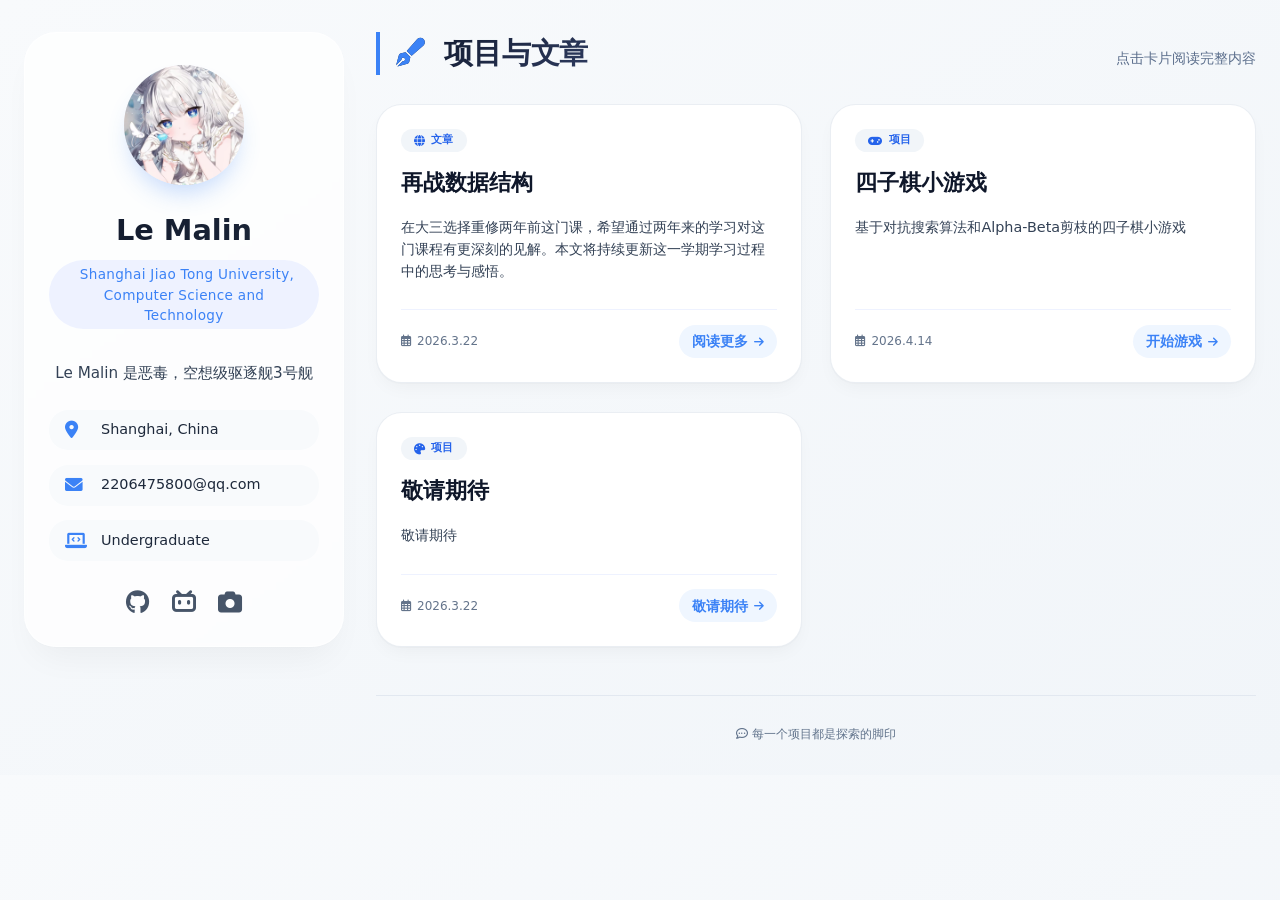
<file: index.html>
<!DOCTYPE html>
<html lang="zh-CN">
<head>
    <meta charset="UTF-8">
    <meta name="viewport" content="width=device-width, initial-scale=1.0, viewport-fit=cover">
    <title>Le Malin</title>
    <link rel="icon" href="images/favicon.svg" type="image/svg">
    <link rel="stylesheet" href="https://cdnjs.cloudflare.com/ajax/libs/font-awesome/6.0.0-beta3/css/all.min.css">
    <link rel="stylesheet" href="common.css">
</head>
<body>
<div class="container">
    <!-- 左侧栏：个人简介 -->
    <aside class="sidebar">
        <div class="avatar">
            <div class="avatar-circle"><img src="images/avatar.jpg" alt="头像"></div>
        </div>
        <div class="name">Le Malin</div>
        <div style="text-align: center;">
            <span class="title"><i style="margin-right: 6px;"></i>Shanghai Jiao Tong University, <br>Computer Science and Technology</span>
        </div>
        <div class="bio">
            Le Malin 是恶毒，空想级驱逐舰3号舰
        </div>
        <div class="info-item">
            <i class="fas fa-map-marker-alt"></i> <span>Shanghai, China</span>
        </div>
        <div class="info-item">
            <i class="fas fa-envelope"></i> <span>2206475800@qq.com</span>
        </div>
        <div class="info-item">
            <i class="fas fa-laptop-code"></i> <span>Undergraduate</span>
        </div>
        <div class="social-links">
            <a href="https://github.com/Le-Malin233" target="_blank" rel="noopener noreferrer" aria-label="GitHub"><i class="fab fa-github"></i></a>
            <a href="https://space.bilibili.com/204257229" target="_blank" rel="noopener noreferrer" aria-label="Bilibili"><i class="fab fa-bilibili"></i></a>
            <a href="https://www.jetphotos.com/photographer/520278" target="_blank" rel="noopener noreferrer" aria-label="Jetphotos"><i class="fa-solid fa-camera"></i></a>
        </div>
    </aside>

    <!-- 右侧主要区域：项目与文章卡片 -->
    <main class="main-content">
        <div class="section-header">
            <h2><i class="fas fa-pen-fancy" style="margin-right: 10px; color:#3b82f6;"></i> 项目与文章</h2>
            <p>点击卡片阅读完整内容</p>
        </div>
        <div class="cards-grid">
            <!-- 每篇文章对应一个卡片，链接到独立的 HTML 文件 -->
            <a href="pages/ds/data-structure.html" class="card-link">
                <div class="card">
                    <div class="card-tag"><i class="fas fa-globe"></i> 文章</div>
                    <div class="card-title">再战数据结构</div>
                    <div class="card-preview">在大三选择重修两年前这门课，希望通过两年来的学习对这门课程有更深刻的见解。本文将持续更新这一学期学习过程中的思考与感悟。</div>
                    <div class="card-meta">
                        <div class="date-badge"><i class="far fa-calendar-alt"></i> 2026.3.22</div>
                        <span class="read-more-link">阅读更多 <i class="fas fa-arrow-right"></i></span>
                    </div>
                </div>
            </a>
            <a href="pages/connect4/connect4.html" class="card-link">
                <div class="card">
                    <div class="card-tag"><i class="fa-solid fa-gamepad"></i> 项目</div>
                    <div class="card-title">四子棋小游戏</div>
                    <div class="card-preview">基于对抗搜索算法和Alpha-Beta剪枝的四子棋小游戏</div>
                    <div class="card-meta">
                        <div class="date-badge"><i class="far fa-calendar-alt"></i> 2026.4.14</div>
                        <span class="read-more-link">开始游戏 <i class="fas fa-arrow-right"></i></span>
                    </div>
                </div>
            </a>
            <a class="card-link">
                <div class="card">
                    <div class="card-tag"><i class="fas fa-palette"></i> 项目</div>
                    <div class="card-title">敬请期待</div>
                    <div class="card-preview">敬请期待</div>
                    <div class="card-meta">
                        <div class="date-badge"><i class="far fa-calendar-alt"></i> 2026.3.22</div>
                        <span class="read-more-link">敬请期待 <i class="fas fa-arrow-right"></i></span>
                    </div>
                </div>
            </a>
            <!-- 更多卡片可以在此添加 -->
        </div>
        <div class="footer-note">
            <i class="far fa-comment-dots"></i> 每一个项目都是探索的脚印
        </div>
    </main>
</div>
</body>
</html>
</file>
<file: common.css>
/* common.css - 个人主页公共样式 */
* {
    margin: 0;
    padding: 0;
    box-sizing: border-box;
}

body {
    background: linear-gradient(145deg, #f8fafc 0%, #f1f5f9 100%);
    font-family: 'Inter', system-ui, -apple-system, 'Segoe UI', Roboto, Helvetica, Arial, sans-serif;
    color: #0f172a;
    line-height: 1.5;
    scroll-behavior: smooth;
}

/* 自定义滚动条 */
::-webkit-scrollbar {
    width: 8px;
    height: 8px;
}
::-webkit-scrollbar-track {
    background: #e2e8f0;
    border-radius: 10px;
}
::-webkit-scrollbar-thumb {
    background: #94a3b8;
    border-radius: 10px;
}
::-webkit-scrollbar-thumb:hover {
    background: #5b6e8c;
}

/* 主容器网格布局 */
.container {
    max-width: 1400px;
    margin: 0 auto;
    padding: 2rem 1.5rem;
    display: grid;
    grid-template-columns: 320px 1fr;
    gap: 2rem;
    align-items: start;
}

/* ========= 左侧栏样式 ========= */
.sidebar {
    background: rgba(255, 255, 255, 0.75);
    backdrop-filter: blur(2px);
    border-radius: 2rem;
    padding: 2rem 1.5rem;
    box-shadow: 0 20px 35px -12px rgba(0, 0, 0, 0.05), 0 1px 2px rgba(0, 0, 0, 0.02);
    transition: transform 0.25s ease, box-shadow 0.3s ease;
    border: 1px solid rgba(255, 255, 255, 0.6);
    position: sticky;
    top: 2rem;
}
@media (max-width: 850px) {
    .sidebar {
        position: static;      /* 恢复普通文档流 */
        top: auto;             /* 清除 top 值 */
        align-self: auto;      /* 清除网格对齐 */
        margin-bottom: 1rem;   /* 可选：增加与内容的间距 */
    }
}

/* 文章详情页在移动端隐藏侧边栏，主内容区域占满整行 */
@media (max-width: 850px) {
    body.article-page .sidebar {
        display: none;
    }
    body.article-page .container {
        grid-template-columns: 1fr;   /* 强制单列布局，避免空白列 */
    }
    /* 可选：确保主内容区域占满 */
    body.article-page .main-content {
        grid-column: span 1;
        width: 100%;
    }
}

.sidebar:hover {
    box-shadow: 0 25px 40px -16px rgba(0, 0, 0, 0.1);
    transform: translateY(-3px);
}

.avatar {
    display: flex;
    justify-content: center;
    margin-bottom: 1.5rem;
}
.avatar-circle {
    width: 120px;
    height: 120px;
    border-radius: 50%;
    overflow: hidden;          /* 确保图片超出部分隐藏，保持圆形 */
    background: #f0f0f0;       /* 可选：图片加载时的背景色 */
    display: flex;
    align-items: center;
    justify-content: center;
    box-shadow: 0 15px 25px -8px rgba(59,130,246,0.3);
    transition: transform 0.3s cubic-bezier(0.2,0.9,0.4,1.1);
}

.avatar-circle img {
    width: 100%;
    height: 100%;
    object-fit: cover;         /* 确保图片覆盖整个圆形区域，可能裁剪边缘 */
    display: block;
}

.avatar-circle:hover {
    transform: scale(1.02);
}

.name {
    font-size: 1.8rem;
    font-weight: 700;
    text-align: center;
    background: linear-gradient(120deg, #0f172a, #1e293b);
    background-clip: text;
    -webkit-background-clip: text;
    color: transparent;
    margin-bottom: 0.5rem;
}
.title {
    text-align: center;
    font-weight: 500;
    color: #3b82f6;
    background: #eef2ff;
    display: inline-block;
    width: auto;
    margin: 0 auto 1rem auto;
    padding: 0.25rem 1rem;
    border-radius: 40px;
    font-size: 0.85rem;
    letter-spacing: 0.3px;
}
.bio {
    text-align: center;
    color: #334155;
    margin: 1rem 0 1.5rem 0;
    font-size: 0.95rem;
    line-height: 1.6;
    padding: 0 0.25rem;
}
.info-item {
    display: flex;
    align-items: center;
    gap: 0.75rem;
    margin-bottom: 0.9rem;
    color: #1e293b;
    font-size: 0.9rem;
    background: #f8fafc;
    padding: 0.6rem 1rem;
    border-radius: 1.2rem;
    transition: background 0.2s;
}
.info-item i {
    width: 24px;
    color: #3b82f6;
    font-size: 1.1rem;
}
.info-item:hover {
    background: #ffffff;
    box-shadow: 0 2px 6px rgba(0, 0, 0, 0.02);
}
.social-links {
    display: flex;
    justify-content: center;
    gap: 1.4rem;
    margin-top: 1.8rem;
    flex-wrap: wrap;
}
.social-links a {
    color: #475569;
    font-size: 1.5rem;
    transition: all 0.2s ease;
    display: inline-flex;
    text-decoration: none; 
}
.social-links a:hover {
    color: #3b82f6;
    transform: translateY(-3px) scale(1.05);
}

/* ========= 右侧卡片区域 ========= */
.main-content {
    animation: fadeSlideUp 0.8s ease-out;
    transition: height 0.6s ease-out;  /* 新增高度过渡 */
    min-width: 0;
}
.section-header {
    display: flex;
    justify-content: space-between;
    align-items: baseline;
    flex-wrap: wrap;
    margin-bottom: 1.8rem;
    border-left: 4px solid #3b82f6;
    padding-left: 1rem;
}
.section-header h2 {
    font-size: 1.8rem;
    font-weight: 700;
    letter-spacing: -0.3px;
    background: linear-gradient(135deg, #0f172a, #2d3a5e);
    background-clip: text;
    -webkit-background-clip: text;
    color: transparent;
}
.section-header p {
    color: #5b6e8c;
    font-size: 0.9rem;
}

.cards-grid {
    display: grid;
    grid-template-columns: repeat(2, 1fr);
    gap: 1.8rem;
}

@media (max-width: 768px) {
    .cards-grid {
        grid-template-columns: 1fr;
    }
}
.card-link {
    text-decoration: none;
    display: block;
    height: 100%;
}
.card {
    background: #ffffff;
    border-radius: 1.6rem;
    padding: 1.5rem;
    transition: all 0.35s cubic-bezier(0.2, 0.9, 0.4, 1.1);
    box-shadow: 0 8px 20px -6px rgba(0, 0, 0, 0.05), 0 1px 1px rgba(0, 0, 0, 0.02);
    border: 1px solid rgba(203, 213, 225, 0.4);
    display: flex;
    flex-direction: column;
    height: 100%;
    cursor: pointer;
}
.card:hover {
    transform: translateY(-6px);
    box-shadow: 0 24px 36px -12px rgba(0, 0, 0, 0.15);
    border-color: #3b82f6;
}

.card-tag {
    display: inline-flex;
    align-items: center;
    gap: 6px;
    background: #f1f5f9;
    padding: 0.2rem 0.8rem;
    border-radius: 40px;
    font-size: 0.7rem;
    font-weight: 600;
    width: fit-content;
    margin-bottom: 1rem;
    color: #2563eb;
    letter-spacing: 0.3px;
}
.card-tag i {
    font-size: 0.7rem;
}
.card-title {
    font-size: 1.4rem;
    font-weight: 700;
    margin-bottom: 0.75rem;
    line-height: 1.3;
    color: #0f172a;
}
.card-preview {
    color: #334155;
    font-size: 0.9rem;
    line-height: 1.5;
    margin: 0.5rem 0 1.2rem 0;
    flex: 1;
    display: -webkit-box;
    line-clamp: 3;
    -webkit-line-clamp: 3;
    -webkit-box-orient: vertical;
    overflow: hidden;
}
.card-meta {
    display: flex;
    justify-content: space-between;
    align-items: center;
    margin-top: 0.5rem;
    font-size: 0.75rem;
    color: #64748b;
    border-top: 1px solid #eef2ff;
    padding-top: 0.9rem;
}
.read-more-link {
    font-weight: 600;
    color: #3b82f6;
    font-size: 0.85rem;
    display: inline-flex;
    align-items: center;
    gap: 6px;
    padding: 0.4rem 0.8rem;
    border-radius: 2rem;
    transition: all 0.2s;
    background: #eff6ff;
    text-decoration: none;
}
.read-more-link i {
    font-size: 0.7rem;
    transition: transform 0.2s;
}
.read-more-link:hover {
    background: #3b82f6;
    color: white;
    gap: 8px;
}
.read-more-link:hover i {
    transform: translateX(3px);
    color: white;
}
.date-badge {
    display: flex;
    align-items: center;
    gap: 5px;
}

/* 文章详情页样式 */
.article-content {
    background: #ffffff;
    border-radius: 1.6rem;
    padding: 2rem;
    box-shadow: 0 8px 20px -6px rgba(0, 0, 0, 0.05);
    border: 1px solid rgba(203, 213, 225, 0.4);
}
.back-home {
    display: inline-flex;
    align-items: center;
    gap: 8px;
    background: #f1f5f9;
    color: #3b82f6;
    text-decoration: none;
    padding: 0.5rem 1.2rem;
    border-radius: 2rem;
    font-size: 0.9rem;
    margin-bottom: 2rem;
    transition: all 0.2s;
}
.back-home:hover {
    background: #3b82f6;
    color: white;
    transform: translateX(-3px);
}
.article-title {
    font-size: 2rem;
    font-weight: 800;
    margin-bottom: 1rem;
    background: linear-gradient(135deg, #0f172a, #2d3a5e);
    background-clip: text;
    -webkit-background-clip: text;
    color: transparent;
}
.article-meta {
    display: flex;
    flex-wrap: wrap;
    gap: 1.5rem;
    margin-bottom: 2rem;
    padding-bottom: 1rem;
    border-bottom: 2px solid #eef2ff;
    color: #5b6e8c;
    font-size: 0.9rem;
}
.article-body {
    font-size: 1.05rem;
    line-height: 1.7;
    color: #1e293b;
}
.article-body p {
    margin-bottom: 1.25rem;
}
.article-body h3 {
    margin: 1.5rem 0 0.75rem;
    font-size: 1.4rem;
    font-weight: 700;
}
.article-body h4 {
    margin: 1.2rem 0 0.5rem;
    font-size: 1.2rem;
    font-weight: 600;
}
.article-body ul, .article-body ol {
    margin: 0.75rem 0 1rem 1.5rem;
}
.article-body li {
    margin-bottom: 0.4rem;
}
.article-body blockquote {
    border-left: 4px solid #3b82f6;
    padding-left: 1.2rem;
    margin: 1rem 0;
    color: #475569;
    font-style: italic;
}
/* 行内代码 */
.article-body code {
    background: #f0f2f5;
    color: #d73a49;
    padding: 0.2rem 0.4rem;
    border-radius: 4px;
    font-family: 'JetBrains Mono', 'Fira Code', 'Consolas', monospace;
    font-size: 0.85em;
    font-weight: 500;
    border: 1px solid #e2e8f0;
}

/* 代码块 */
.article-body pre {
    background: #0d1117;
    color: #e6edf3;
    padding: 1rem;
    border-radius: 0.8rem;
    overflow-x: auto;
    margin: 1.2rem 0;
    font-family: 'JetBrains Mono', 'Fira Code', 'Consolas', monospace;
    font-size: 0.85rem;
    line-height: 1.5;
    border: 1px solid #30363d;
    box-shadow: 0 2px 6px rgba(0,0,0,0.05);
    max-width: 100%;
    overflow-x: auto;
    white-space: pre;   /* 保持代码格式 */
    position: relative;
    overflow-y: hidden;

    /* 关键：滚动更顺滑 */
    scroll-behavior: smooth;

    /* 防止滚动条占空间（现代浏览器） */
    scrollbar-gutter: stable both-edges;
}

/* 默认隐藏 */
.article-body pre::-webkit-scrollbar {
    height: 6px;
    opacity: 0;
    transition: opacity 0.25s ease;
}

/* 滑块轨道 */
.article-body pre::-webkit-scrollbar-track {
    background: transparent;
}

/* 滑块 */
.article-body pre::-webkit-scrollbar-thumb {
    background: rgba(148, 163, 184, 0.35); /* 低对比 */
    border-radius: 999px;
    transition: background 0.2s ease;
}

/* hover 或滚动时显示 */
.article-body pre:hover::-webkit-scrollbar,
.article-body pre.scrolling::-webkit-scrollbar {
    opacity: 1;
}

/* hover 时增强 */
.article-body pre:hover::-webkit-scrollbar-thumb {
    background: rgba(100, 116, 139, 0.6);
}


/* 代码块内的 code 重置 */
.article-body pre code {
    background: transparent;
    padding: 0;
    border-radius: 0;
    color: inherit;
    font-size: inherit;
    border: none;
    font-weight: normal;
}

/* 页脚 */
.footer-note {
    text-align: center;
    margin-top: 3rem;
    color: #62748c;
    font-size: 0.75rem;
    border-top: 1px solid #e2e8f0;
    padding-top: 1.8rem;
}

/* 动画 */
@keyframes fadeSlideUp {
    from {
        opacity: 0;
        transform: translateY(20px);
    }
    to {
        opacity: 1;
        transform: translateY(0);
    }
}

/* 响应式 */
@media (max-width: 850px) {
    .container {
        grid-template-columns: 1fr;
        gap: 2rem;
        padding: 1.5rem;
    }
    .sidebar {
        max-width: 500px;
        margin: 0 auto;
        width: 100%;
    }
    .cards-grid {
        grid-template-columns: 1fr;
    }
    .section-header h2 {
        font-size: 1.6rem;
    }
    .article-title {
        font-size: 1.6rem;
    }
}
@media (max-width: 480px) {
    .article-title {
        font-size: 1.4rem;
    }
    .card-title {
        font-size: 1.25rem;
    }
    .article-content {
        padding: 1.5rem;
    }
}
/* ========== 分页样式 ========== */
.pagination {
    margin-top: 2rem;
    display: flex;
    justify-content: center;
    align-items: center;
    gap: 0.5rem;
    flex-wrap: wrap;
}

@media (max-width: 850px) {
    .pagination {
        gap: 0.3rem;
    }
    .pagination .page-btn {
        width: 28px;
        height: 28px;
        font-size: 0.75rem;
    }
    .pagination .nav-btn,
    .pagination .first-btn,
    .pagination .last-btn {
        font-size: 0.8rem;
        padding: 0 0.2rem;
    }
}
/* 通用按钮样式（首尾、上一页、下一页） */
.pagination .nav-btn,
.pagination .first-btn,
.pagination .last-btn {
    background: transparent;
    border: none;
    cursor: pointer;
    font-size: 1.1rem;
    color: #57606a;
    padding: 0 0.5rem;
    transition: color 0.2s, opacity 0.2s;
    display: inline-flex;
    align-items: center;
    justify-content: center;
}
.pagination .nav-btn:hover,
.pagination .first-btn:hover,
.pagination .last-btn:hover {
    color: #0366d6;
}
.pagination .nav-btn.disabled,
.pagination .first-btn.disabled,
.pagination .last-btn.disabled {
    opacity: 0.4;
    cursor: not-allowed;
    pointer-events: none;
}

/* 页码圆圈 */
.pagination .page-btn {
    width: 36px;
    height: 36px;
    border-radius: 50%;
    border: 1px solid #d0d7de;
    background: #ffffff;
    font-size: 0.9rem;
    cursor: pointer;
    transition: all 0.2s;
    display: inline-flex;
    align-items: center;
    justify-content: center;
}
.pagination .page-btn:hover:not(.active) {
    background: #f6f8fa;
    border-color: #c0c7cd;
}
.pagination .page-btn.active {
    background: #0366d6;
    border-color: #0366d6;
    color: white;
    cursor: default;
}

/* 页面切换动画 */
.page {
    display: none;
    animation: none;
}
.page.active {
    display: block;
    animation: fadeSlideUp 0.4s ease-out;
}

table {
    border-collapse: collapse;
    width: 100%;
    margin: 20px 0;
    font-size: 14px; 
}
th, td {
    border: 1px solid #333;
    padding: 2px 12px;
    text-align: left;
    vertical-align: top;
    font-size: 14px; 
}
th {
    background-color: #f0f0f0;
    font-weight: bold;
}

    .expression {

    word-break: break-all;
    white-space: pre-wrap;
}

.article-body {
    font-size: 1.05rem;
    line-height: 1.7;
    color: #1e293b;
    transition: opacity 0.2s ease;
    opacity: 1;
}
.article-body.fade-out {
    opacity: 0;
}

/* 数学公式样式 */
.math-block {
    margin: 1.5rem 0;
    overflow-x: auto;
    text-align: center;
}
.math-inline {
    white-space: nowrap;
    padding: 0 0.1em;
}

/* 文章内容图片自适应（基础） */
.article-body img {
    max-width: 100%;
    height: auto;
    display: block;
    margin: 1rem auto;
    border-radius: 8px;
    box-sizing: border-box;
}

/* 防止文章内容溢出 */
.article-body {
    overflow-x: hidden;
    word-wrap: break-word;
}

@media (max-width: 850px) {
    .container {
        width: 100%;
        padding: 1rem;
        box-sizing: border-box;
        overflow-x: hidden;
    }

    .article-content,
    .article-body {
        width: 100%;
        box-sizing: border-box;
        min-width: 0;              /* ⭐关键：允许收缩 */
        overflow-x: hidden;
    }

    .article-body {
        overflow-wrap: break-word; /* ⭐替代 word-wrap */
        word-break: break-word;
    }

    .article-body img {
        display: block;
        width: 100%;
        max-width: 100%;
        height: auto;
        margin: 1rem 0;
    }
}

/* ========== 夜间模式（跟随系统） ========== */
@media (prefers-color-scheme: dark) {
    body {
        background: linear-gradient(145deg, #0f172a 0%, #1e293b 100%);
        color: #e2e8f0;
    }

    /* 滚动条暗色 */
    ::-webkit-scrollbar-track {
        background: #1e293b;
    }
    ::-webkit-scrollbar-thumb {
        background: #475569;
    }
    ::-webkit-scrollbar-thumb:hover {
        background: #64748b;
    }

    /* 左侧栏 */
    .sidebar {
        background: rgba(15, 23, 42, 0.8);
        backdrop-filter: blur(2px);
        border: 1px solid rgba(255, 255, 255, 0.1);
        box-shadow: 0 20px 35px -12px rgba(0, 0, 0, 0.3);
    }
    .sidebar:hover {
        box-shadow: 0 25px 40px -16px rgba(0, 0, 0, 0.4);
    }

    .name {
        background: linear-gradient(120deg, #e2e8f0, #94a3b8);
        background-clip: text;
        -webkit-background-clip: text;
    }
    .title {
        background: #1e293b;
        color: #60a5fa;
    }
    .bio {
        color: #cbd5e1;
    }
    .info-item {
        background: #1e293b;
        color: #e2e8f0;
    }
    .info-item i {
        color: #60a5fa;
    }
    .info-item:hover {
        background: #2d3a5e;
        box-shadow: 0 2px 6px rgba(0, 0, 0, 0.2);
    }
    .social-links a {
        color: #94a3b8;
    }
    .social-links a:hover {
        color: #60a5fa;
    }

    /* 右侧卡片区域 */
    .section-header h2 {
        background: linear-gradient(135deg, #e2e8f0, #94a3b8);
        background-clip: text;
        -webkit-background-clip: text;
    }
    .section-header p {
        color: #94a3b8;
    }

    .card {
        background: #1e293b;
        border: 1px solid #334155;
        box-shadow: 0 8px 20px -6px rgba(0, 0, 0, 0.3);
    }
    .card:hover {
        border-color: #60a5fa;
        box-shadow: 0 24px 36px -12px rgba(0, 0, 0, 0.4);
    }
    .card-tag {
        background: #2d3a5e;
        color: #93c5fd;
    }
    .card-title {
        color: #f1f5f9;
    }
    .card-preview {
        color: #cbd5e1;
    }
    .card-meta {
        color: #94a3b8;
        border-top-color: #334155;
    }
    .read-more-link {
        background: #2d3a5e;
        color: #60a5fa;
    }
    .read-more-link:hover {
        background: #60a5fa;
        color: #0f172a;
    }

    /* 文章详情页 */
    .article-content {
        background: #1e293b;
        border: 1px solid #334155;
        box-shadow: 0 8px 20px -6px rgba(0, 0, 0, 0.3);
    }
    .back-home {
        background: #2d3a5e;
        color: #60a5fa;
    }
    .back-home:hover {
        background: #60a5fa;
        color: #0f172a;
    }
    .article-title {
        background: linear-gradient(135deg, #e2e8f0, #94a3b8);
        background-clip: text;
        -webkit-background-clip: text;
    }
    .article-meta {
        color: #94a3b8;
        border-bottom-color: #334155;
    }
    .article-body {
        color: #e2e8f0;
    }
    .article-body blockquote {
        border-left-color: #60a5fa;
        color: #cbd5e1;
    }
    /* 行内代码 */
    .article-body code {
        background: #0f172a;
        color: #f87171;
        border-color: #334155;
    }
    /* 代码块 */
    .article-body pre {
        background: #0f172a;
        border-color: #334155;
        color: #e2e8f0;
    }
    /* 表格 */
    table {
        border-color: #334155;
    }
    th, td {
        border-color: #334155;
    }
    th {
        background-color: #2d3a5e;
        color: #e2e8f0;
    }
    td {
        background-color: #1e293b;
        color: #e2e8f0;
    }

    /* 页脚 */
    .footer-note {
        color: #94a3b8;
        border-top-color: #334155;
    }

    /* 分页控件 */
    .pagination .nav-btn,
    .pagination .first-btn,
    .pagination .last-btn {
        color: #94a3b8;
    }
    .pagination .nav-btn:hover,
    .pagination .first-btn:hover,
    .pagination .last-btn:hover {
        color: #60a5fa;
    }
    .pagination .page-btn {
        background: #1e293b;
        border-color: #334155;
        color: #e2e8f0;
    }
    .pagination .page-btn:hover:not(.active) {
        background: #2d3a5e;
        border-color: #475569;
    }
    .pagination .page-btn.active {
        background: #60a5fa;
        border-color: #60a5fa;
        color: #0f172a;
    }
}
</file>
